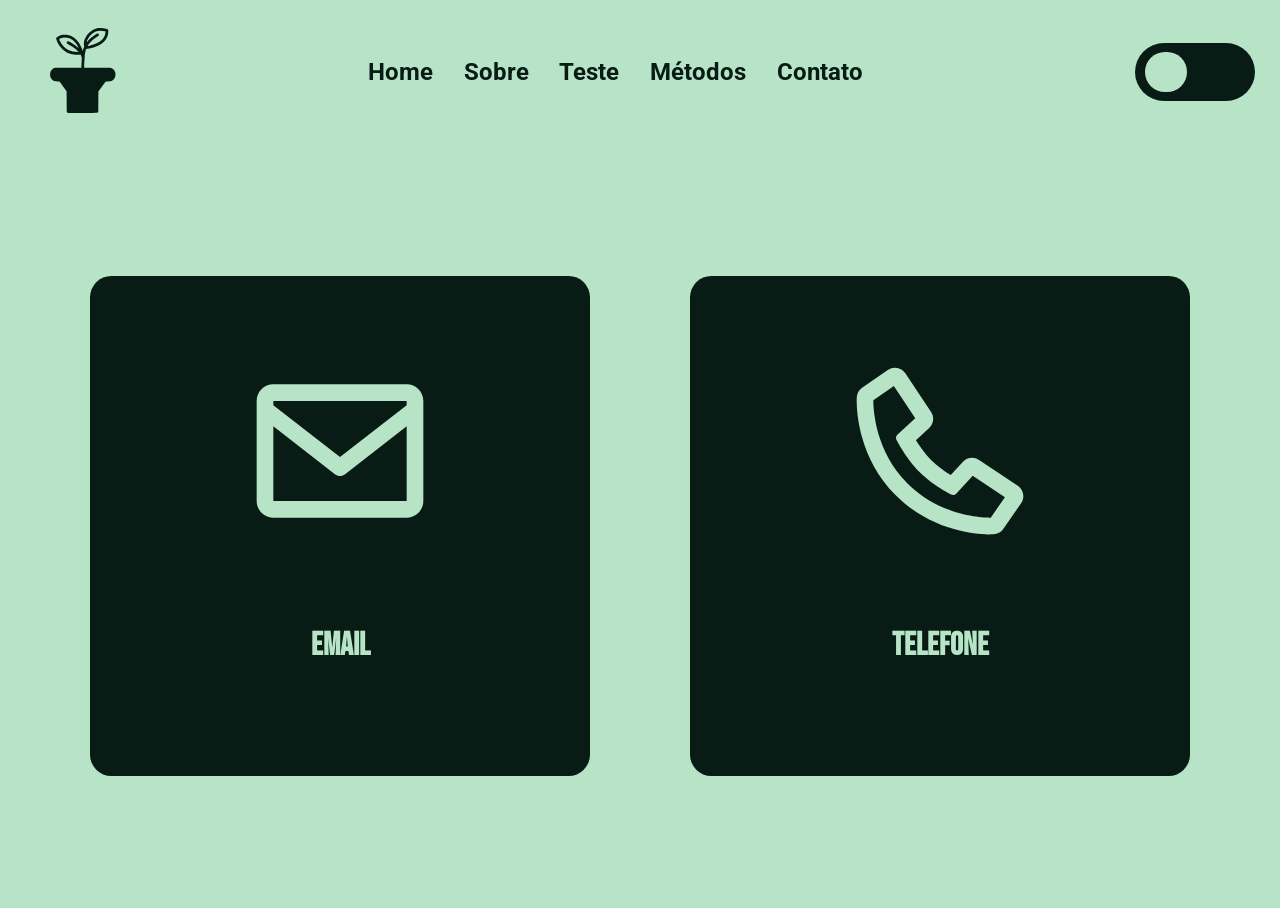
<file: Pages/contato.html>
<!DOCTYPE html>
<html lang="en">
<head>
    <meta charset="UTF-8">
    <meta name="viewport" content="width=device-width, initial-scale=1.0">
    <title>Contato - Ecoguia</title>
    <link rel="stylesheet" href="../Assets/CSS/contato.css">
</head>
<body>
    <div id="container">
        <header>
       <div id="header-img-div">
          <svg xmlns="http://www.w3.org/2000/svg" width="75.6" height="87" viewBox="0 0 553 736">
<g>
<path d="M 147.50 733.14 C145.85,732.12 143.60,730.27 142.50,729.04 C140.54,726.84 140.49,725.01 140.00,639.15 L 139.50 551.50 L 130.00 538.70 C124.78,531.66 112.91,515.69 103.64,503.20 C94.37,490.72 84.97,477.91 82.75,474.75 L 78.71 469.00 L 64.11 468.98 C39.66,468.95 28.18,465.16 16.06,453.12 C8.42,445.53 2.88,435.32 0.95,425.29 C-0.83,416.02 0.20,396.00 2.84,388.68 C5.19,382.18 12.46,370.68 16.40,367.27 C21.38,362.95 29.65,357.97 35.54,355.75 L 41.50 353.50 L 153.00 353.00 L 264.50 352.50 L 264.71 343.00 C264.83,337.77 265.66,318.88 266.55,301.00 L 268.17 268.50 L 265.60 260.67 C264.19,256.36 261.66,250.27 259.99,247.13 L 256.95 241.42 L 247.72 242.29 C236.19,243.38 210.69,242.50 197.50,240.56 C140.42,232.14 94.19,197.54 64.22,140.81 C59.33,131.56 51.92,112.17 51.36,107.15 C50.50,99.54 54.23,95.67 71.00,86.77 C87.57,77.98 104.18,74.00 124.33,74.00 C171.42,74.00 212.01,96.58 242.05,139.50 C252.37,154.24 263.84,177.30 270.88,197.47 L 275.64 211.10 L 278.39 200.80 C279.90,195.14 282.88,186.40 285.01,181.39 L 288.89 172.28 L 287.31 167.39 C285.01,160.23 284.99,137.76 287.28,128.24 C296.87,88.41 331.62,47.36 372.65,27.40 C402.43,12.92 443.72,12.27 480.49,25.72 C491.41,29.72 492.56,31.68 492.35,46.00 C491.60,96.91 463.86,136.65 409.50,164.68 C385.46,177.08 350.16,187.71 316.78,192.61 L 305.06 194.33 L 302.58 201.91 C297.17,218.45 295.40,229.78 292.02,269.36 C290.13,291.60 288.01,332.17 288.00,346.25 L 288.00 353.00 L 397.25 353.01 C516.29,353.03 513.74,352.92 523.84,358.68 C528.76,361.49 536.61,367.41 538.81,369.98 C542.72,374.54 548.10,383.82 549.99,389.28 C552.79,397.36 553.73,413.19 552.03,423.70 C548.93,442.93 536.14,458.39 517.28,465.69 C510.98,468.14 509.09,468.36 490.77,468.78 L 471.04 469.23 L 453.27 493.24 C443.50,506.44 429.42,525.40 422.00,535.37 L 408.50 553.50 L 408.00 640.17 L 407.50 726.84 L 405.00 729.55 C399.71,735.28 406.40,735.00 273.28,735.00 C155.49,734.99 150.38,734.92 147.50,733.14 ZM 236.33 219.34 L 240.17 218.71 L 232.33 210.80 C228.02,206.44 221.35,200.32 217.50,197.19 C213.65,194.06 210.27,191.26 210.00,190.96 C208.66,189.49 196.53,180.69 188.50,175.36 C175.78,166.92 164.47,160.36 152.24,154.34 C143.11,149.85 140.00,146.35 140.00,140.56 C140.00,133.17 146.19,128.06 153.47,129.43 C159.34,130.53 179.42,141.40 198.47,153.78 C213.31,163.44 219.94,168.33 232.25,178.74 C237.06,182.81 241.00,185.88 241.00,185.55 C241.00,183.59 230.01,163.62 223.86,154.41 C215.36,141.67 197.10,122.71 187.00,116.14 C154.75,95.16 115.96,91.28 85.25,105.96 C80.71,108.13 77.00,110.49 77.00,111.20 C77.00,113.11 80.61,122.28 84.14,129.33 C110.63,182.26 155.91,213.98 212.00,218.89 C224.49,219.99 231.64,220.12 236.33,219.34 ZM 333.32 166.48 C368.69,159.44 403.57,145.28 423.96,129.68 C450.93,109.05 465.45,84.05 468.59,52.82 L 469.26 46.13 L 463.88 44.61 C434.19,36.24 403.30,37.79 381.50,48.75 C354.12,62.52 325.09,93.06 314.74,119.00 C311.60,126.86 309.51,134.85 310.37,135.70 C310.72,136.05 311.13,136.15 311.28,135.92 C311.69,135.30 323.02,122.05 326.50,118.11 C338.94,104.04 369.83,79.87 394.36,65.04 C405.19,58.48 416.50,67.66 412.04,79.39 C411.51,80.78 409.37,83.00 407.29,84.32 C370.30,107.71 348.94,125.80 330.89,149.00 C327.26,153.68 322.64,160.09 320.61,163.25 C316.21,170.14 315.64,170.00 333.32,166.48 Z" />
</g>
</svg>
       </div>
       <div id="header-menu">
        <nav><a href="../index.html">Home</a>
            <a href="./sobre.html">Sobre</a>
            <a href="./teste.html">Teste</a>
            <a href="./metodos.html">Métodos</a>
            <a href="./contato.html">Contato</a></nav>
       </div>
       <div id="header-select-dark-and-light">
            <div class="header-dark-and-light-mode">
                <div id="header-button-select">
                </div>
            </div>
       </div>   
        <svg  xmlns="http://www.w3.org/2000/svg" width="50" height="50"  id="menu-button"
fill="currentColor" viewBox="0 0 24 24" >
<path d="M3 5h18v2H3zm0 6h18v2H3zm0 6h18v2H3z"></path>
</svg>
        </header>
        <div id="menu">
            <ul>
                <li><a href="../index.html">Home</a></li>
                <li><a href="./sobre.html">Sobre</a></li>
                <li><a href="./teste.html">Teste</a></li>
                <li><a href="./metodos.html">Métodos</a></li>
                <li><a href="./contato.html">Contato</a></li>
            </ul>
        </div>
        <div id="container-contato">
           <a href="mailto:ecoguiaprojeto@gmail.com">
             <div class="contato">
                <div class="top-image">
                    <svg  xmlns="http://www.w3.org/2000/svg" width="200" height="200"  
fill="currentColor" viewBox="0 0 24 24" >
<path d="M20 4H4c-1.1 0-2 .9-2 2v12c0 1.1.9 2 2 2h16c1.1 0 2-.9 2-2V6c0-1.1-.9-2-2-2m0 2v.51l-8 6.22-8-6.22V6zM4 18V9.04l7.39 5.74c.18.14.4.21.61.21s.43-.07.61-.21L20 9.03v8.96H4Z"></path>
</svg>
                </div>
                <h1>Email</h1>
            </div>
           </a>
            <a href="tel:+5511994613086"><div class="contato">
                <div class="top-image">
                    <svg  xmlns="http://www.w3.org/2000/svg" width="200" height="200" viewBox="0 0 24 24" >
<path d="M18.07 22h.35c.47-.02.9-.26 1.17-.64l2.14-3.09c.23-.33.32-.74.24-1.14s-.31-.74-.64-.97l-4.64-3.09a1.47 1.47 0 0 0-.83-.25c-.41 0-.81.16-1.1.48l-1.47 1.59c-.69-.43-1.61-1.07-2.36-1.82-.72-.72-1.37-1.64-1.82-2.36l1.59-1.47c.54-.5.64-1.32.23-1.93L7.84 2.67c-.22-.33-.57-.57-.97-.64a1.46 1.46 0 0 0-1.13.24L2.65 4.41c-.39.27-.62.7-.64 1.17-.03.69-.16 6.9 4.68 11.74 4.35 4.35 9.81 4.69 11.38 4.69ZM6.88 10.05c-.16.15-.21.39-.11.59.05.09 1.15 2.24 2.74 3.84 1.6 1.6 3.75 2.7 3.84 2.75.2.1.44.06.59-.11l1.99-2.15 3.86 2.57-1.7 2.46c-1.16 0-6.13-.24-9.99-4.1S4 7.06 4 5.91l2.46-1.7 2.57 3.86-2.15 1.99Z"></path>
</svg>
                </div>
                <h1>Telefone</h1>
            </div>
        </div></a>
    </div>
    
    <div class="header-dark-and-light-mode" id="mode-mobile">
                <div id="header-button-selector">
                </div>
            </div>
    <script type="module" src="../Assets/Javascript/index.js"></script>
</body>
</html>
</file>
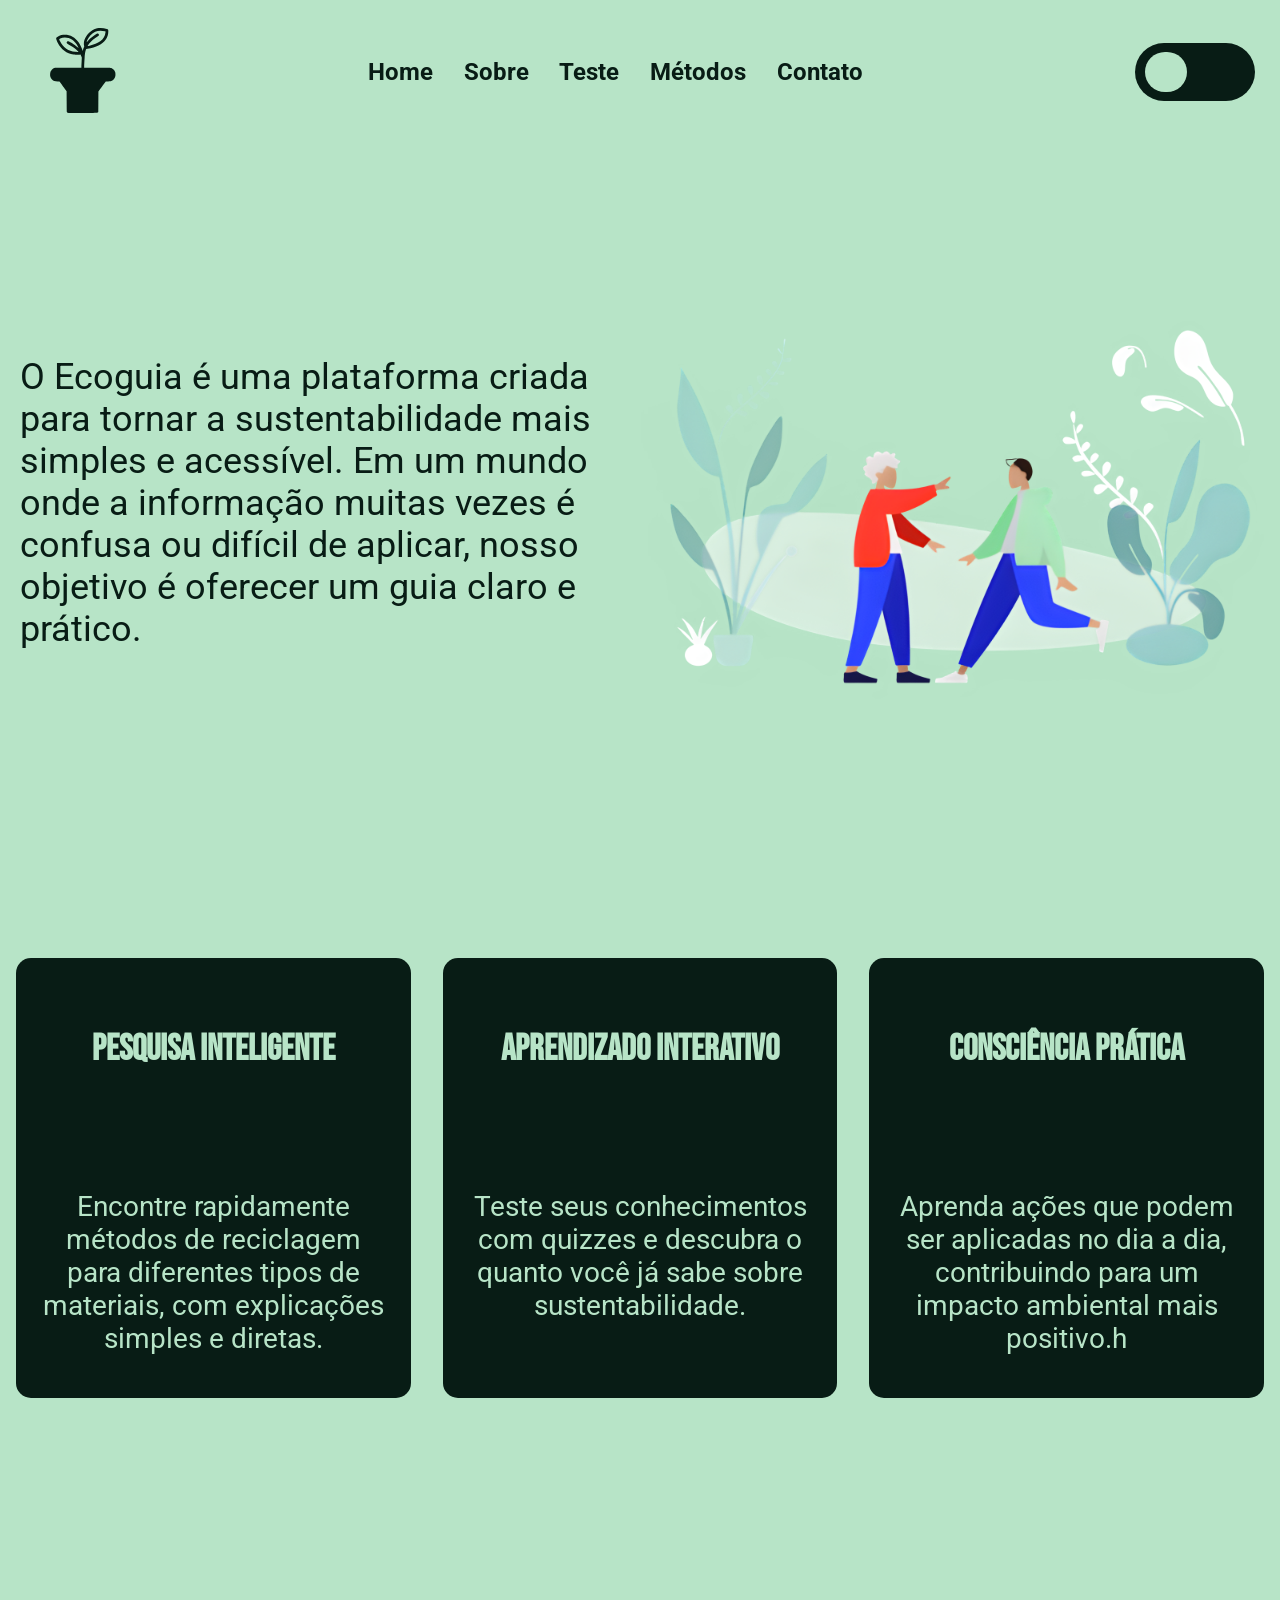
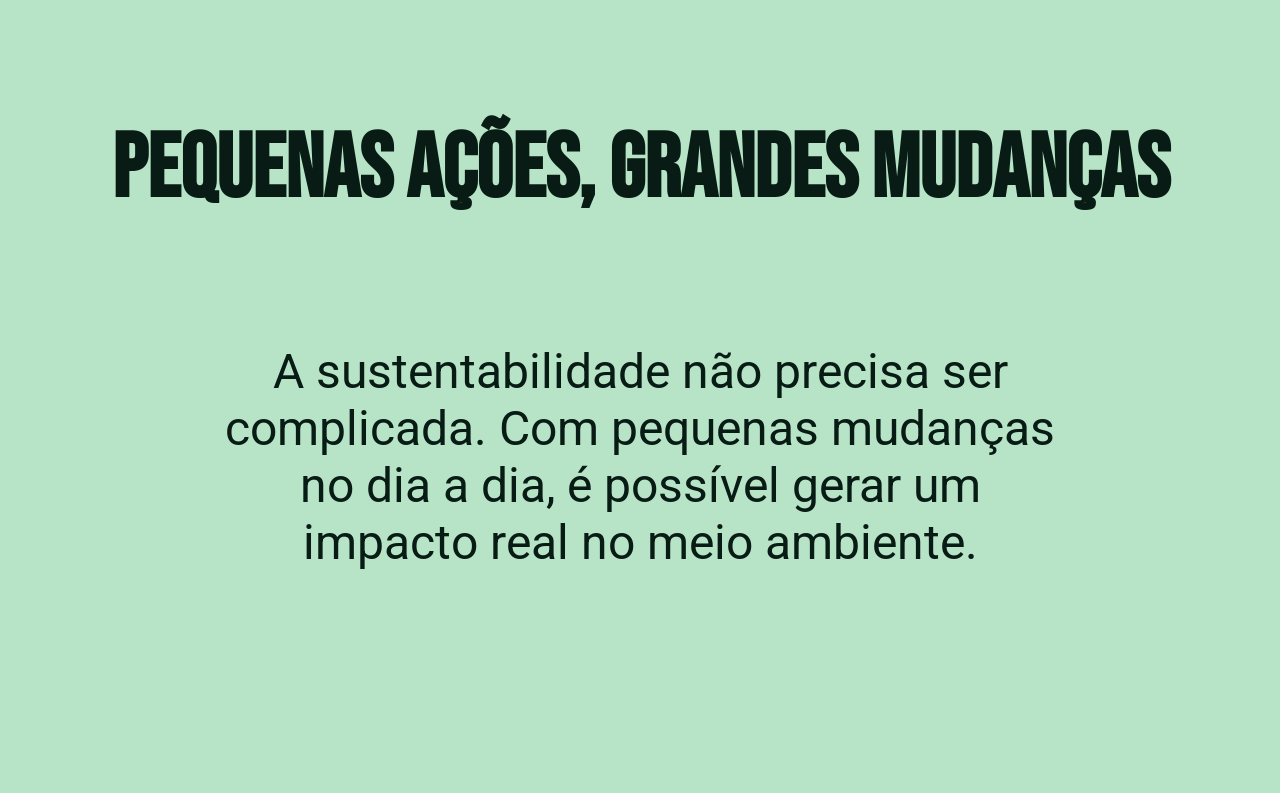
<file: Pages/sobre.html>
<!DOCTYPE html>
<html lang="en">
<head>
    <meta charset="UTF-8">
    <meta name="viewport" content="width=device-width, initial-scale=1.0">
    <title>Sobre - Ecoguia</title>
    <link rel="stylesheet" href="../Assets/CSS/sobre.css">
</head>
<body>
    <div id="container">
        <header>
       <div id="header-img-div">
          <svg xmlns="http://www.w3.org/2000/svg" width="75.6" height="87" viewBox="0 0 553 736">
<g>
<path d="M 147.50 733.14 C145.85,732.12 143.60,730.27 142.50,729.04 C140.54,726.84 140.49,725.01 140.00,639.15 L 139.50 551.50 L 130.00 538.70 C124.78,531.66 112.91,515.69 103.64,503.20 C94.37,490.72 84.97,477.91 82.75,474.75 L 78.71 469.00 L 64.11 468.98 C39.66,468.95 28.18,465.16 16.06,453.12 C8.42,445.53 2.88,435.32 0.95,425.29 C-0.83,416.02 0.20,396.00 2.84,388.68 C5.19,382.18 12.46,370.68 16.40,367.27 C21.38,362.95 29.65,357.97 35.54,355.75 L 41.50 353.50 L 153.00 353.00 L 264.50 352.50 L 264.71 343.00 C264.83,337.77 265.66,318.88 266.55,301.00 L 268.17 268.50 L 265.60 260.67 C264.19,256.36 261.66,250.27 259.99,247.13 L 256.95 241.42 L 247.72 242.29 C236.19,243.38 210.69,242.50 197.50,240.56 C140.42,232.14 94.19,197.54 64.22,140.81 C59.33,131.56 51.92,112.17 51.36,107.15 C50.50,99.54 54.23,95.67 71.00,86.77 C87.57,77.98 104.18,74.00 124.33,74.00 C171.42,74.00 212.01,96.58 242.05,139.50 C252.37,154.24 263.84,177.30 270.88,197.47 L 275.64 211.10 L 278.39 200.80 C279.90,195.14 282.88,186.40 285.01,181.39 L 288.89 172.28 L 287.31 167.39 C285.01,160.23 284.99,137.76 287.28,128.24 C296.87,88.41 331.62,47.36 372.65,27.40 C402.43,12.92 443.72,12.27 480.49,25.72 C491.41,29.72 492.56,31.68 492.35,46.00 C491.60,96.91 463.86,136.65 409.50,164.68 C385.46,177.08 350.16,187.71 316.78,192.61 L 305.06 194.33 L 302.58 201.91 C297.17,218.45 295.40,229.78 292.02,269.36 C290.13,291.60 288.01,332.17 288.00,346.25 L 288.00 353.00 L 397.25 353.01 C516.29,353.03 513.74,352.92 523.84,358.68 C528.76,361.49 536.61,367.41 538.81,369.98 C542.72,374.54 548.10,383.82 549.99,389.28 C552.79,397.36 553.73,413.19 552.03,423.70 C548.93,442.93 536.14,458.39 517.28,465.69 C510.98,468.14 509.09,468.36 490.77,468.78 L 471.04 469.23 L 453.27 493.24 C443.50,506.44 429.42,525.40 422.00,535.37 L 408.50 553.50 L 408.00 640.17 L 407.50 726.84 L 405.00 729.55 C399.71,735.28 406.40,735.00 273.28,735.00 C155.49,734.99 150.38,734.92 147.50,733.14 ZM 236.33 219.34 L 240.17 218.71 L 232.33 210.80 C228.02,206.44 221.35,200.32 217.50,197.19 C213.65,194.06 210.27,191.26 210.00,190.96 C208.66,189.49 196.53,180.69 188.50,175.36 C175.78,166.92 164.47,160.36 152.24,154.34 C143.11,149.85 140.00,146.35 140.00,140.56 C140.00,133.17 146.19,128.06 153.47,129.43 C159.34,130.53 179.42,141.40 198.47,153.78 C213.31,163.44 219.94,168.33 232.25,178.74 C237.06,182.81 241.00,185.88 241.00,185.55 C241.00,183.59 230.01,163.62 223.86,154.41 C215.36,141.67 197.10,122.71 187.00,116.14 C154.75,95.16 115.96,91.28 85.25,105.96 C80.71,108.13 77.00,110.49 77.00,111.20 C77.00,113.11 80.61,122.28 84.14,129.33 C110.63,182.26 155.91,213.98 212.00,218.89 C224.49,219.99 231.64,220.12 236.33,219.34 ZM 333.32 166.48 C368.69,159.44 403.57,145.28 423.96,129.68 C450.93,109.05 465.45,84.05 468.59,52.82 L 469.26 46.13 L 463.88 44.61 C434.19,36.24 403.30,37.79 381.50,48.75 C354.12,62.52 325.09,93.06 314.74,119.00 C311.60,126.86 309.51,134.85 310.37,135.70 C310.72,136.05 311.13,136.15 311.28,135.92 C311.69,135.30 323.02,122.05 326.50,118.11 C338.94,104.04 369.83,79.87 394.36,65.04 C405.19,58.48 416.50,67.66 412.04,79.39 C411.51,80.78 409.37,83.00 407.29,84.32 C370.30,107.71 348.94,125.80 330.89,149.00 C327.26,153.68 322.64,160.09 320.61,163.25 C316.21,170.14 315.64,170.00 333.32,166.48 Z" />
</g>
</svg>
       </div>
       <div id="header-menu">
        <nav><a href="../index.html">Home</a>
            <a href="./sobre.html">Sobre</a>
            <a href="./teste.html">Teste</a>
            <a href="./metodos.html">Métodos</a>
            <a href="./contato.html">Contato</a></nav>
       </div>
       <div id="header-select-dark-and-light">
            <div class="header-dark-and-light-mode">
                <div id="header-button-select">
                </div>
            </div>
       </div>
        <svg  xmlns="http://www.w3.org/2000/svg" width="50" height="50"  id="menu-button"
fill="currentColor" viewBox="0 0 24 24" >
<path d="M3 5h18v2H3zm0 6h18v2H3zm0 6h18v2H3z"></path>
</svg>
        </header>
        <div id="menu">
            <ul>
                <li><a href="../index.html">Home</a></li>
                <li><a href="./sobre.html">Sobre</a></li>
                <li><a href="./teste.html">Teste</a></li>
                <li><a href="./metodos.html">Métodos</a></li>
                <li><a href="./contato.html">Contato</a></li>
            </ul>
        </div>
        <div id="container-sobre-content">
            <section class="sobre" id="sobre1">
                <div id="sobre1-texto">
                    <p>O Ecoguia é uma plataforma criada para tornar a sustentabilidade mais simples e acessível. Em um mundo onde a informação muitas vezes é confusa ou difícil de aplicar, nosso objetivo é oferecer um guia claro e prático.</p>
                </div>
                <div id="sobre1-img">
                    <img src="../Assets/IMG/humaaans.png" alt="">
                </div>
            </section>
            <section class="sobre" id="sobre-topicos-sessao">
                <div class="sobre-topicos">
                    <h1>Pesquisa inteligente</h1>
                    <p>Encontre rapidamente métodos de reciclagem para diferentes tipos de materiais, com explicações simples e diretas.</p>
                </div>
                <div class="sobre-topicos">
                    <h1>Aprendizado interativo</h1>
                    <p>Teste seus conhecimentos com quizzes e descubra o quanto você já sabe sobre sustentabilidade.</p>
                </div>
                <div class="sobre-topicos">
                    <h1>Consciência prática</h1>
                    <p>Aprenda ações que podem ser aplicadas no dia a dia, contribuindo para um impacto ambiental mais positivo.h</p>
                </div>
            </section>
            <section class="sobre" id="sobre-final">
           <div id="sobre-final-centro-vertical"> <h1>Pequenas ações, grandes mudanças</h1>
            <p>A sustentabilidade não precisa ser complicada. Com pequenas mudanças no dia a dia, é possível gerar um impacto real no meio ambiente.</p>
        </div>
            </section>
        </div>
    </div>
   
    <div class="header-dark-and-light-mode" id="mode-mobile">
                <div id="header-button-selector">
                </div>
            </div>
    <script type="module" src="../Assets/Javascript/index.js"></script>
</body>
</html>
</file>
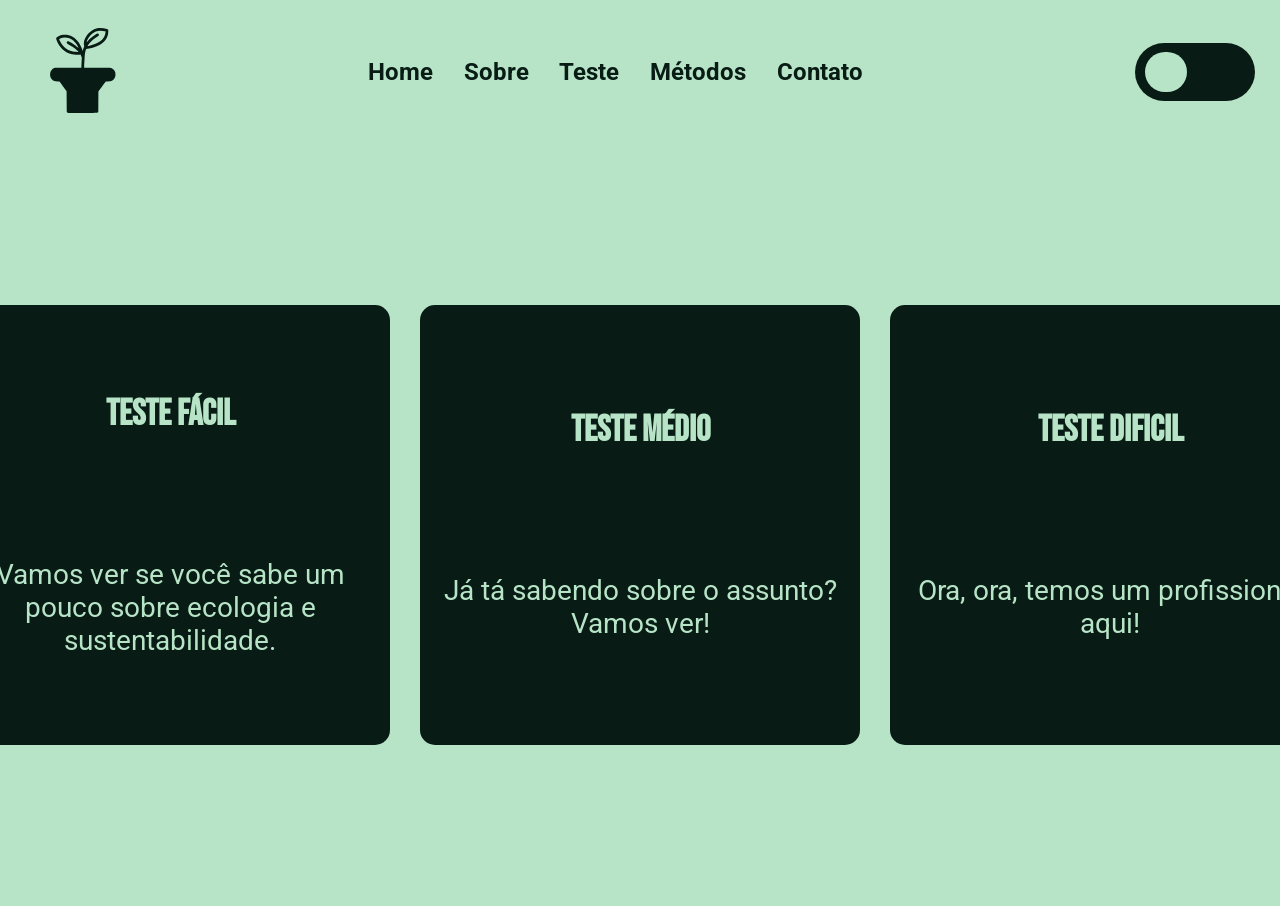
<file: Pages/teste.html>
<!DOCTYPE html>
<html lang="en">
<head>
    <meta charset="UTF-8">
    <meta name="viewport" content="width=device-width, initial-scale=1.0">
    <title>Testes - Ecoguia</title>
    <link rel="stylesheet" href="../Assets/CSS/teste.css">
</head>
<body>
    <div id="container">
        <header>
       <div id="header-img-div">
          <svg xmlns="http://www.w3.org/2000/svg" width="75.6" height="87" viewBox="0 0 553 736">
<g>
<path d="M 147.50 733.14 C145.85,732.12 143.60,730.27 142.50,729.04 C140.54,726.84 140.49,725.01 140.00,639.15 L 139.50 551.50 L 130.00 538.70 C124.78,531.66 112.91,515.69 103.64,503.20 C94.37,490.72 84.97,477.91 82.75,474.75 L 78.71 469.00 L 64.11 468.98 C39.66,468.95 28.18,465.16 16.06,453.12 C8.42,445.53 2.88,435.32 0.95,425.29 C-0.83,416.02 0.20,396.00 2.84,388.68 C5.19,382.18 12.46,370.68 16.40,367.27 C21.38,362.95 29.65,357.97 35.54,355.75 L 41.50 353.50 L 153.00 353.00 L 264.50 352.50 L 264.71 343.00 C264.83,337.77 265.66,318.88 266.55,301.00 L 268.17 268.50 L 265.60 260.67 C264.19,256.36 261.66,250.27 259.99,247.13 L 256.95 241.42 L 247.72 242.29 C236.19,243.38 210.69,242.50 197.50,240.56 C140.42,232.14 94.19,197.54 64.22,140.81 C59.33,131.56 51.92,112.17 51.36,107.15 C50.50,99.54 54.23,95.67 71.00,86.77 C87.57,77.98 104.18,74.00 124.33,74.00 C171.42,74.00 212.01,96.58 242.05,139.50 C252.37,154.24 263.84,177.30 270.88,197.47 L 275.64 211.10 L 278.39 200.80 C279.90,195.14 282.88,186.40 285.01,181.39 L 288.89 172.28 L 287.31 167.39 C285.01,160.23 284.99,137.76 287.28,128.24 C296.87,88.41 331.62,47.36 372.65,27.40 C402.43,12.92 443.72,12.27 480.49,25.72 C491.41,29.72 492.56,31.68 492.35,46.00 C491.60,96.91 463.86,136.65 409.50,164.68 C385.46,177.08 350.16,187.71 316.78,192.61 L 305.06 194.33 L 302.58 201.91 C297.17,218.45 295.40,229.78 292.02,269.36 C290.13,291.60 288.01,332.17 288.00,346.25 L 288.00 353.00 L 397.25 353.01 C516.29,353.03 513.74,352.92 523.84,358.68 C528.76,361.49 536.61,367.41 538.81,369.98 C542.72,374.54 548.10,383.82 549.99,389.28 C552.79,397.36 553.73,413.19 552.03,423.70 C548.93,442.93 536.14,458.39 517.28,465.69 C510.98,468.14 509.09,468.36 490.77,468.78 L 471.04 469.23 L 453.27 493.24 C443.50,506.44 429.42,525.40 422.00,535.37 L 408.50 553.50 L 408.00 640.17 L 407.50 726.84 L 405.00 729.55 C399.71,735.28 406.40,735.00 273.28,735.00 C155.49,734.99 150.38,734.92 147.50,733.14 ZM 236.33 219.34 L 240.17 218.71 L 232.33 210.80 C228.02,206.44 221.35,200.32 217.50,197.19 C213.65,194.06 210.27,191.26 210.00,190.96 C208.66,189.49 196.53,180.69 188.50,175.36 C175.78,166.92 164.47,160.36 152.24,154.34 C143.11,149.85 140.00,146.35 140.00,140.56 C140.00,133.17 146.19,128.06 153.47,129.43 C159.34,130.53 179.42,141.40 198.47,153.78 C213.31,163.44 219.94,168.33 232.25,178.74 C237.06,182.81 241.00,185.88 241.00,185.55 C241.00,183.59 230.01,163.62 223.86,154.41 C215.36,141.67 197.10,122.71 187.00,116.14 C154.75,95.16 115.96,91.28 85.25,105.96 C80.71,108.13 77.00,110.49 77.00,111.20 C77.00,113.11 80.61,122.28 84.14,129.33 C110.63,182.26 155.91,213.98 212.00,218.89 C224.49,219.99 231.64,220.12 236.33,219.34 ZM 333.32 166.48 C368.69,159.44 403.57,145.28 423.96,129.68 C450.93,109.05 465.45,84.05 468.59,52.82 L 469.26 46.13 L 463.88 44.61 C434.19,36.24 403.30,37.79 381.50,48.75 C354.12,62.52 325.09,93.06 314.74,119.00 C311.60,126.86 309.51,134.85 310.37,135.70 C310.72,136.05 311.13,136.15 311.28,135.92 C311.69,135.30 323.02,122.05 326.50,118.11 C338.94,104.04 369.83,79.87 394.36,65.04 C405.19,58.48 416.50,67.66 412.04,79.39 C411.51,80.78 409.37,83.00 407.29,84.32 C370.30,107.71 348.94,125.80 330.89,149.00 C327.26,153.68 322.64,160.09 320.61,163.25 C316.21,170.14 315.64,170.00 333.32,166.48 Z" />
</g>
</svg>
       </div>
       <div id="header-menu">
        <nav><a href="../index.html">Home</a>
            <a href="./sobre.html">Sobre</a>
            <a href="./teste.html">Teste</a>
            <a href="./metodos.html">Métodos</a>
            <a href="./contato.html">Contato</a></nav>
       </div>
       <div id="header-select-dark-and-light">
            <div class="header-dark-and-light-mode">
                <div id="header-button-select">
                </div>
            </div>
       </div>
        <svg  xmlns="http://www.w3.org/2000/svg" width="50" height="50"  id="menu-button"
fill="currentColor" viewBox="0 0 24 24" >
<path d="M3 5h18v2H3zm0 6h18v2H3zm0 6h18v2H3z"></path>
</svg>
        </header>
        <div id="menu">
            <ul>
                <li><a href="../index.html">Home</a></li>
                <li><a href="./sobre.html">Sobre</a></li>
                <li><a href="./teste.html">Teste</a></li>
                <li><a href="./metodos.html">Métodos</a></li>
                <li><a href="./contato.html">Contato</a></li>
            </ul>
        </div>
        <div id="container-teste-area">
            <a href="https://docs.google.com/forms/d/e/1FAIpQLSd1JbMagAOTIHKRR8bH_y0w63dEev1rk3lUIYX6SwcdTYmXNw/viewform">
    <div class="container-teste-caixa">
        <h1>Teste Fácil</h1>
        <p>Vamos ver se você sabe um pouco sobre ecologia e sustentabilidade.</p>
    </div>
</a>

<a href="https://docs.google.com/forms/d/e/1FAIpQLScuXNPSDjppFIt0C9TqmZ7pz-pALDnTS_4YhNFmvGL8i88ANg/viewform">
    <div class="container-teste-caixa">
        <h1>Teste Médio</h1>
        <p>Já tá sabendo sobre o assunto? Vamos ver!</p>
    </div>
</a>

<a href="https://docs.google.com/forms/d/e/1FAIpQLSfoXJg2vzDOZ6ZpLMErQQO7rwIRtdPr6rN-bYAmvceBGqYt8w/viewform">
    <div class="container-teste-caixa">
        <h1>Teste Dificil</h1>
        <p>Ora, ora, temos um profissional aqui!</p>
    </div>
</a>
        </div>
    </div>
    
    <div class="header-dark-and-light-mode" id="mode-mobile">
                <div id="header-button-selector">
                </div>
            </div>
    <script type="module" src="../Assets/Javascript/index.js"></script>
</body>
</html>
</file>
<file: Assets/CSS/contato.css>
@import url("./global.css");

html {
    overflow-x: visible;
    overflow-y: visible;
}

#container {
    overflow-x: hidden;
}

#container-contato {
    display: flex;
    align-items: center;
    justify-content: center;
    min-height: 85vh;
}

.contato {
    width: 500px;
    height: 500px;
    margin-left: 50px;
    margin-right: 50px;
    border-radius: 21.29px;
    background-color: var(--font);
    color: var(--bg);
    text-align: center;
    font-family: "Bebas Neue";
    cursor: pointer;
    scale: 1;
    transition: 0.4s cubic-bezier(0.4, 0, 0.2, 1);
}

.contato:hover {
    scale: 1.1;
}

.top-image {
    display: flex;
    align-items: center;
    justify-content: center;

    width: 100%;
    height: 70%;
}

.top-image svg {
    fill: var(--bg);
}

@media (max-width: 720px) {
    #container-contato {
        display: grid;
    }

    .contato {
        margin-left: 0px;
        margin-right: 0px;
        scale: 0.6;
    }

    .contato:hover {
        scale: 0.7;
    }
}
</file>
<file: Assets/CSS/sobre.css>
@import url("./global.css");
.sobre {
    width: 100%;
    min-height: 100vh;
}
.sobre p {
    font-family: "Roboto";
}
.sobre h1 {
    font-family: "Bebas Neue";
}
#sobre1 {
    display: flex;
    justify-content: center;
    min-height: 80vh;
}
#sobre1-texto, #sobre1-img {
    width: 50%;
    display: flex;
    align-items: center;
}
#sobre1-img img {
    width: 100%;
}
#sobre1-texto {
    justify-content: center;
}
#sobre1-texto p {
    width: 600px;
    font-size: 36px;
}
.sobre-topicos {
    width: 440px;
    background-color: var(--font);
    color: var(--bg);
    height: 440px;
    text-align: center;
    border-radius: 15px;
    margin-left: 16px;
    margin-right: 16px;
    scale: 1;
    transition: 0.4s cubic-bezier(0.4, 0, 0.2, 1);
 
}
.sobre-topicos:hover {
    scale: 1.1;
}
#sobre-topicos-sessao {
    display: flex;
    justify-content: center;
    align-items: center;
    width: 100%;
    min-height: 70vh;
}
.sobre-topicos h1 {
    width:100%;
    margin-top: 70px;
    margin-bottom: 119px;
    font-size: 36px;
}
.sobre-topicos p {
    margin-left: 21px;
    margin-right: 21px;
    font-size: 28px;
 
}
#sobre-final {
    display: flex;
    align-items: center;
}
#sobre-final-centro-vertical {
    width: 100%;
    text-align: center;
}
#sobre-final-centro-vertical h1 {
    font-size: 90px;
    margin-bottom: 119px;
}
#sobre-final-centro-vertical p {
    font-size: 48px;
    margin-left: 215px;
    margin-right: 215px;
}
@media (max-width:750px) {
    #sobre1 {
        display: block;
        width: 100%;
    }
    #sobre1-texto {
        width: 100%;
    }
    #sobre1-texto p{
        font-size: 24px;
        text-align: center;
        margin-left: 44px;
        margin-right: 44px;
        margin-top: 147px;
    }
    #sobre1 img {
        display: none;
    }
    #sobre-topicos-sessao {
        display: grid;
        height: 150vh;
    }
    .sobre-topicos{
        width: 265px;
        height: 265px;
    }
    .sobre-topicos h1 {
        font-size: 22px;
        margin-bottom: 70px;
        margin-top: 31px;
    }
    .sobre-topicos p {
        font-size: 17px;
    }
    #sobre-final {
        display: block;
    }
    #sobre-final h1 {
        font-size: 45px;
        margin-top: 264px;
        margin-left: 27px;
        margin-right: 27px;
    }
    #sobre-final p {
        font-size: 24px;
        margin-left: 54px;
        margin-right: 54px;
    }
 
}
</file>
<file: Assets/CSS/teste.css>
@import url("./global.css");

#container-teste-area {
    display: flex;
    align-items: center;
    justify-content: center;

    min-height: 84.8vh;
}

.container-teste-caixa {
    width: 440px;
    height: 440px;
    margin-left: 15px;
    margin-right: 15px;

    border-radius: 15px;
    background-color: var(--font);
    color: var(--bg);
    text-align: center;

    cursor: pointer;
    display: flex;
    flex-direction: column;
    justify-content: center;
    align-items: center;
    scale: 1;
    transition: 0.7s cubic-bezier(0.4, 0, 0.2, 1);
}

.container-teste-caixa h1 {
    font-family: "Bebas Neue";
    font-size: 36px;
}

.container-teste-caixa p {
    margin-top: 122px;
    margin-left: 21px;
    margin-right: 21px;

    font-family: "Roboto";
    font-size: 28px;
}

.container-teste-caixa:hover {
    scale: 1.1;
}

@media (max-width: 750px) {
    #container-teste-area {
        display: grid;
    }

    .container-teste-caixa {
        margin-bottom: 79px;

        scale: 0.7;
    }

    .container-teste-caixa:hover {
        scale: 0.8;
    }
}
</file>
